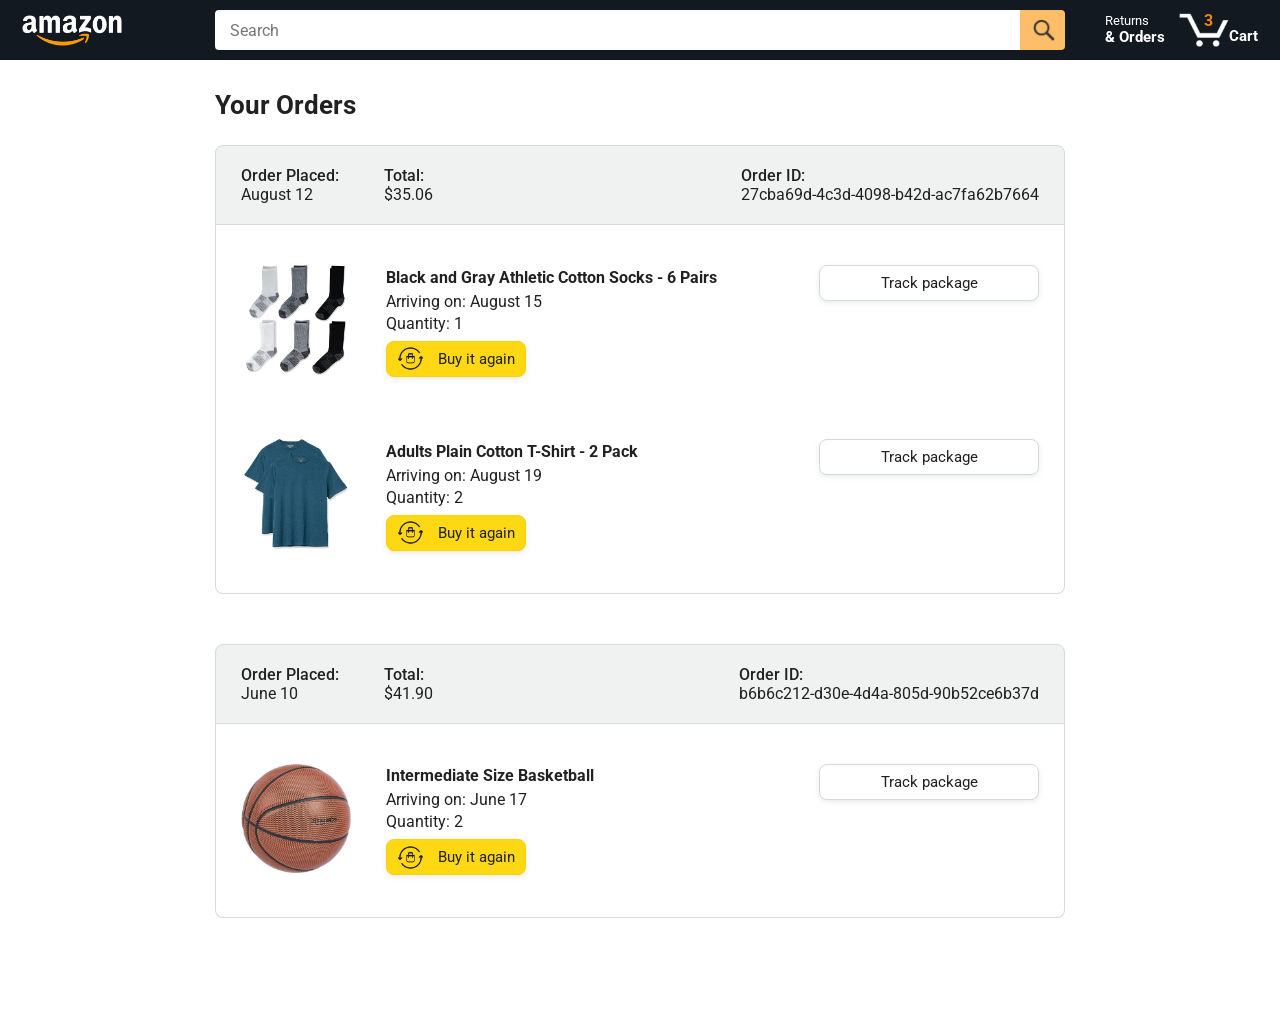
<file: orders.html>
<!doctype html>
<html>
  <head>
    <title>Orders</title>

    <!-- This code is needed for responsive design to work.
      (Responsive design = make the website look good on
      smaller screen sizes like a phone or a tablet). -->
    <meta name="viewport" content="width=device-width, initial-scale=1" />

    <!-- Load a font called Roboto from Google Fonts. -->
    <link rel="preconnect" href="https://fonts.googleapis.com" />
    <link rel="preconnect" href="https://fonts.gstatic.com" crossorigin />
    <link
      href="https://fonts.googleapis.com/css2?family=Roboto:wght@400;500;700&display=swap"
      rel="stylesheet"
    />

    <!-- Here are the CSS files for this page. -->
    <link rel="stylesheet" href="styles/shared/general.css" />
    <link rel="stylesheet" href="styles/shared/amazon-header.css" />
    <link rel="stylesheet" href="styles/pages/orders.css" />
  </head>
  <body>
    <div class="amazon-header">
      <div class="amazon-header-left-section">
        <a href="index.html" class="header-link">
          <img class="amazon-logo" src="images/amazon-logo-white.png" />
          <img
            class="amazon-mobile-logo"
            src="images/amazon-mobile-logo-white.png"
          />
        </a>
      </div>

      <div class="amazon-header-middle-section">
        <input class="search-bar" type="text" placeholder="Search" />

        <button class="search-button">
          <img class="search-icon" src="images/icons/search-icon.png" />
        </button>
      </div>

      <div class="amazon-header-right-section">
        <a class="orders-link header-link" href="orders.html">
          <span class="returns-text">Returns</span>
          <span class="orders-text">& Orders</span>
        </a>

        <a class="cart-link header-link" href="checkout.html">
          <img class="cart-icon" src="images/icons/cart-icon.png" />
          <div class="cart-quantity">3</div>
          <div class="cart-text">Cart</div>
        </a>
      </div>
    </div>

    <div class="main">
      <div class="page-title">Your Orders</div>

      <div class="orders-grid">
        <div class="order-container">
          <div class="order-header">
            <div class="order-header-left-section">
              <div class="order-date">
                <div class="order-header-label">Order Placed:</div>
                <div>August 12</div>
              </div>
              <div class="order-total">
                <div class="order-header-label">Total:</div>
                <div>$35.06</div>
              </div>
            </div>

            <div class="order-header-right-section">
              <div class="order-header-label">Order ID:</div>
              <div>27cba69d-4c3d-4098-b42d-ac7fa62b7664</div>
            </div>
          </div>

          <div class="order-details-grid">
            <div class="product-image-container">
              <img src="images/products/athletic-cotton-socks-6-pairs.jpg" />
            </div>

            <div class="product-details">
              <div class="product-name">
                Black and Gray Athletic Cotton Socks - 6 Pairs
              </div>
              <div class="product-delivery-date">Arriving on: August 15</div>
              <div class="product-quantity">Quantity: 1</div>
              <button class="buy-again-button button-primary">
                <img class="buy-again-icon" src="images/icons/buy-again.png" />
                <span class="buy-again-message">Buy it again</span>
              </button>
            </div>

            <div class="product-actions">
              <a href="tracking.html">
                <button class="track-package-button button-secondary">
                  Track package
                </button>
              </a>
            </div>

            <div class="product-image-container">
              <img
                src="images/products/adults-plain-cotton-tshirt-2-pack-teal.jpg"
              />
            </div>

            <div class="product-details">
              <div class="product-name">
                Adults Plain Cotton T-Shirt - 2 Pack
              </div>
              <div class="product-delivery-date">Arriving on: August 19</div>
              <div class="product-quantity">Quantity: 2</div>
              <button class="buy-again-button button-primary">
                <img class="buy-again-icon" src="images/icons/buy-again.png" />
                <span class="buy-again-message">Buy it again</span>
              </button>
            </div>

            <div class="product-actions">
              <a href="tracking.html">
                <button class="track-package-button button-secondary">
                  Track package
                </button>
              </a>
            </div>
          </div>
        </div>

        <div class="order-container">
          <div class="order-header">
            <div class="order-header-left-section">
              <div class="order-date">
                <div class="order-header-label">Order Placed:</div>
                <div>June 10</div>
              </div>
              <div class="order-total">
                <div class="order-header-label">Total:</div>
                <div>$41.90</div>
              </div>
            </div>

            <div class="order-header-right-section">
              <div class="order-header-label">Order ID:</div>
              <div>b6b6c212-d30e-4d4a-805d-90b52ce6b37d</div>
            </div>
          </div>

          <div class="order-details-grid">
            <div class="product-image-container">
              <img
                src="images/products/intermediate-composite-basketball.jpg"
              />
            </div>

            <div class="product-details">
              <div class="product-name">Intermediate Size Basketball</div>
              <div class="product-delivery-date">Arriving on: June 17</div>
              <div class="product-quantity">Quantity: 2</div>
              <button class="buy-again-button button-primary">
                <img class="buy-again-icon" src="images/icons/buy-again.png" />
                <span class="buy-again-message">Buy it again</span>
              </button>
            </div>

            <div class="product-actions">
              <a href="tracking.html">
                <button class="track-package-button button-secondary">
                  Track package
                </button>
              </a>
            </div>
          </div>
        </div>
      </div>
    </div>
  </body>
</html>
</file>
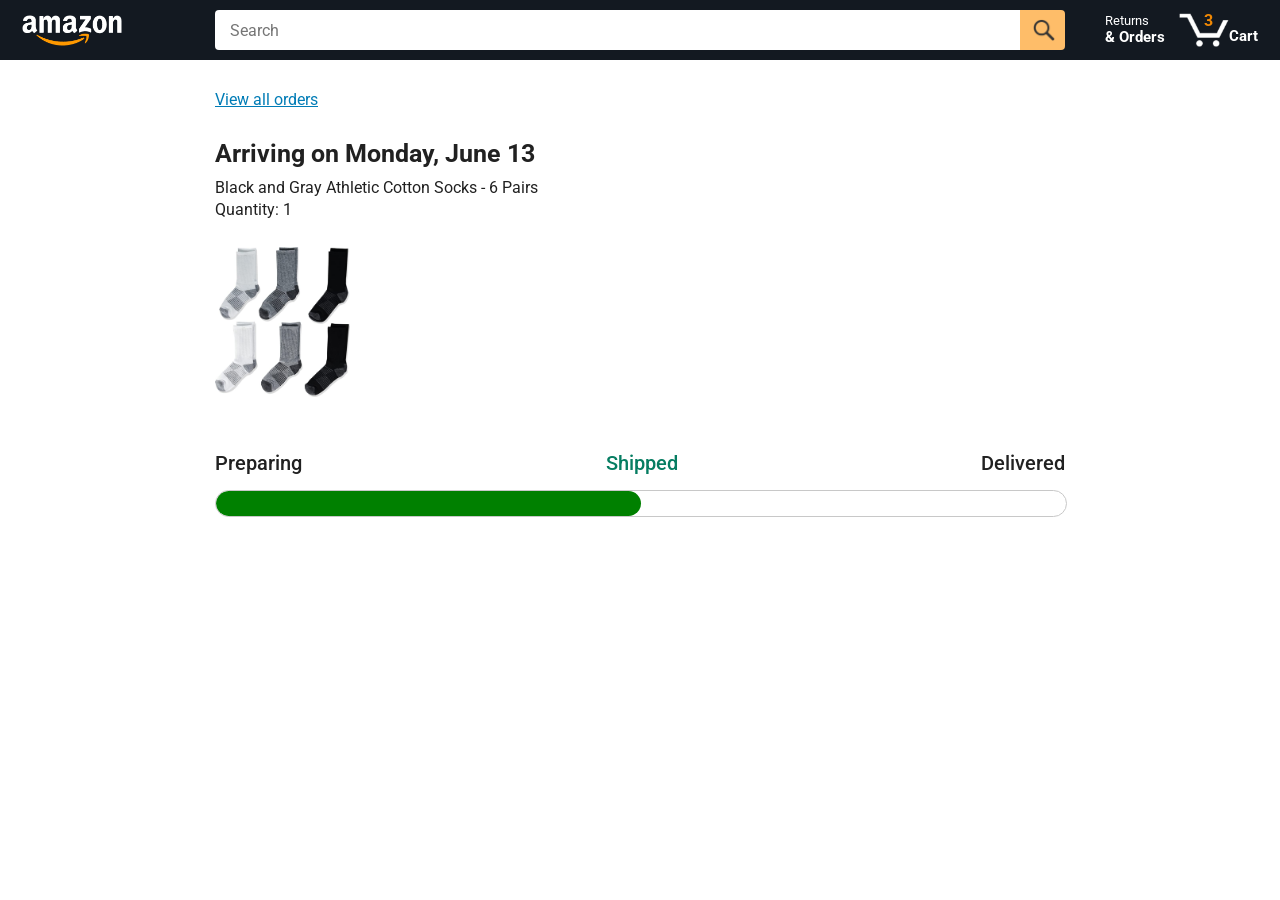
<file: tracking.html>
<!doctype html>
<html>
  <head>
    <title>Tracking</title>

    <!-- This code is needed for responsive design to work.
      (Responsive design = make the website look good on
      smaller screen sizes like a phone or a tablet). -->
    <meta name="viewport" content="width=device-width, initial-scale=1" />

    <!-- Load a font called Roboto from Google Fonts. -->
    <link rel="preconnect" href="https://fonts.googleapis.com" />
    <link rel="preconnect" href="https://fonts.gstatic.com" crossorigin />
    <link
      href="https://fonts.googleapis.com/css2?family=Roboto:wght@400;500;700&display=swap"
      rel="stylesheet"
    />

    <!-- Here are the CSS files for this page. -->
    <link rel="stylesheet" href="styles/shared/general.css" />
    <link rel="stylesheet" href="styles/shared/amazon-header.css" />
    <link rel="stylesheet" href="styles/pages/tracking.css" />
  </head>
  <body>
    <div class="amazon-header">
      <div class="amazon-header-left-section">
        <a href="index.html" class="header-link">
          <img class="amazon-logo" src="images/amazon-logo-white.png" />
          <img
            class="amazon-mobile-logo"
            src="images/amazon-mobile-logo-white.png"
          />
        </a>
      </div>

      <div class="amazon-header-middle-section">
        <input class="search-bar" type="text" placeholder="Search" />

        <button class="search-button">
          <img class="search-icon" src="images/icons/search-icon.png" />
        </button>
      </div>

      <div class="amazon-header-right-section">
        <a class="orders-link header-link" href="orders.html">
          <span class="returns-text">Returns</span>
          <span class="orders-text">& Orders</span>
        </a>

        <a class="cart-link header-link" href="checkout.html">
          <img class="cart-icon" src="images/icons/cart-icon.png" />
          <div class="cart-quantity">3</div>
          <div class="cart-text">Cart</div>
        </a>
      </div>
    </div>

    <div class="main">
      <div class="order-tracking">
        <a class="back-to-orders-link link-primary" href="orders.html">
          View all orders
        </a>

        <div class="delivery-date">Arriving on Monday, June 13</div>

        <div class="product-info">
          Black and Gray Athletic Cotton Socks - 6 Pairs
        </div>

        <div class="product-info">Quantity: 1</div>

        <img
          class="product-image"
          src="images/products/athletic-cotton-socks-6-pairs.jpg"
        />

        <div class="progress-labels-container">
          <div class="progress-label">Preparing</div>
          <div class="progress-label current-status">Shipped</div>
          <div class="progress-label">Delivered</div>
        </div>

        <div class="progress-bar-container">
          <div class="progress-bar"></div>
        </div>
      </div>
    </div>
  </body>
</html>
</file>
<file: styles/shared/general.css>
body {
  font-family: Roboto, Arial;
  color: rgb(33, 33, 33);
  /* The <body> element has a default margin of 8px
     on all sides. This removes the default margins. */
  margin: 0;
}

/* <p> elements have a default margin on the top
   and bottom. This removes the default margins. */
p {
  margin: 0;
}

button {
  cursor: pointer;
}

select {
  cursor: pointer;
}

input, select, button {
  font-family: Roboto, Arial;
}

.button-primary {
  color: rgb(33, 33, 33);
  background-color: rgb(255, 216, 20);
  border: 1px solid rgb(252, 210, 0);
  border-radius: 8px;
  cursor: pointer;
  box-shadow: 0 2px 5px rgba(213, 217, 217, 0.5);
}

.button-primary:hover {
  background-color: rgb(247, 202, 0);
  border: 1px solid rgb(242, 194, 0);
}

.button-primary:active {
  background: rgb(255, 216, 20);
  border-color: rgb(252, 210, 0);
  box-shadow: none;
}

.button-secondary {
  color: rgb(33, 33, 33);
  background: white;
  border: 1px solid rgb(213, 217, 217);
  border-radius: 8px;
  cursor: pointer;
  box-shadow: 0 2px 5px rgba(213, 217, 217, 0.5);
}

.button-secondary:hover {
  background-color: rgb(247, 250, 250);
}

.button-secondary:active {
  background-color: rgb(237, 253, 255);
  box-shadow: none;
}

/* These styles will limit text to 2 lines. Anything
   beyond 2 lines will be replaced with "..."
   You can find this code by using an A.I. tool or by
   searching in Google.
   https://css-tricks.com/almanac/properties/l/line-clamp/ */
.limit-text-to-2-lines {
  display: -webkit-box;
  -webkit-line-clamp: 2;
  -webkit-box-orient: vertical;
  overflow: hidden;
}

.link-primary {
  color: rgb(1, 124, 182);
  cursor: pointer;
}

.link-primary:hover {
  color: rgb(196, 80, 0);
}

/* Styles for dropdown selectors. */
select {
  color: rgb(33, 33, 33);
  background-color: rgb(240, 240, 240);
  border: 1px solid rgb(213, 217, 217);
  border-radius: 8px;
  padding: 3px 5px;
  font-size: 15px;
  cursor: pointer;
  box-shadow: 0 2px 5px rgba(213, 217, 217, 0.5);
}

select:focus,
input:focus {
  outline: 2px solid rgb(255, 153, 0);
}
</file>
<file: styles/shared/amazon-header.css>
.amazon-header {
  background-color: rgb(19, 25, 33);
  color: white;
  padding-left: 15px;
  padding-right: 15px;

  display: flex;
  align-items: center;
  justify-content: space-between;

  position: fixed;
  top: 0;
  left: 0;
  right: 0;
  height: 60px;
}

.amazon-header-left-section {
  width: 180px;
}

@media (max-width: 800px) {
  .amazon-header-left-section {
    width: unset;
  }
}

.header-link {
  display: inline-block;
  padding: 6px;
  border-radius: 2px;
  cursor: pointer;
  text-decoration: none;
  border: 1px solid rgba(0, 0, 0, 0);
}

.header-link:hover {
  border: 1px solid white;
}

.amazon-logo {
  width: 100px;
  margin-top: 5px;
}

.amazon-mobile-logo {
  display: none;
}

@media (max-width: 575px) {
  .amazon-logo {
    display: none;
  }

  .amazon-mobile-logo {
    display: block;
    height: 35px;
    margin-top: 5px;
  }
}

.amazon-header-middle-section {
  flex: 1;
  max-width: 850px;
  margin-left: 10px;
  margin-right: 10px;
  display: flex;
}

.search-bar {
  flex: 1;
  width: 0;
  font-size: 16px;
  height: 38px;
  padding-left: 15px;
  border: none;
  border-top-left-radius: 4px;
  border-bottom-left-radius: 4px;
  border-top-right-radius: 0;
  border-bottom-right-radius: 0;
}

.search-button {
  background-color: rgb(254, 189, 105);
  border: none;
  width: 45px;
  height: 40px;
  border-top-right-radius: 4px;
  border-bottom-right-radius: 4px;
  flex-shrink: 0;
}

.search-icon {
  height: 22px;
  margin-left: 2px;
  margin-top: 3px;
}

.amazon-header-right-section {
  width: 180px;
  flex-shrink: 0;
  display: flex;
  justify-content: end;
}

.orders-link {
  color: white;
}

.returns-text {
  display: block;
  font-size: 13px;
}

.orders-text {
  display: block;
  font-size: 15px;
  font-weight: 700;
}

.cart-link {
  color: white;
  display: flex;
  align-items: center;
  position: relative;
}

.cart-icon {
  width: 50px;
}

.cart-text {
  margin-top: 12px;
  font-size: 15px;
  font-weight: 700;
}

.cart-quantity {
  color: rgb(240, 136, 4);
  font-size: 16px;
  font-weight: 700;

  position: absolute;
  top: 4px;
  left: 22px;
  
  width: 26px;
  text-align: center;
}
</file>
<file: styles/pages/orders.css>
.main {
  max-width: 850px;
  margin-top: 90px;
  margin-bottom: 100px;
  padding-left: 20px;
  padding-right: 20px;

  /* margin-left: auto;
     margin-right auto;
     Is a trick for centering an element horizontally
     without needing a container. */
  margin-left: auto;
  margin-right: auto;
}

.page-title {
  font-weight: 700;
  font-size: 26px;
  margin-bottom: 25px;
}

.orders-grid {
  display: grid;
  grid-template-columns: 1fr;
  row-gap: 50px;
}

.order-header {
  background-color: rgb(240, 242, 242);
  border: 1px solid rgb(213, 217, 217);

  display: flex;
  align-items: center;
  justify-content: space-between;

  padding: 20px 25px;
  border-top-left-radius: 8px;
  border-top-right-radius: 8px;
}

.order-header-left-section {
  display: flex;
  flex-shrink: 0;
}

.order-header-label {
  font-weight: 500;
}

.order-date,
.order-total {
  margin-right: 45px;
}

.order-header-right-section {
  flex-shrink: 1;
}

@media (max-width: 575px) {
  .order-header {
    flex-direction: column;
    align-items: start;
    line-height: 23px;
    padding: 15px;
  }

  .order-header-left-section {
    flex-direction: column;
  }

  .order-header-label {
    margin-right: 5px;
  }

  .order-date,
  .order-total {
    display: grid;
    grid-template-columns: auto 1fr;
    margin-right: 0;
  }

  .order-header-right-section {
    display: grid;
    grid-template-columns: auto 1fr;
  }
}

.order-details-grid {
  padding: 40px 25px;
  border: 1px solid rgb(213, 217, 217);
  border-top: none;
  border-bottom-left-radius: 8px;
  border-bottom-right-radius: 8px;

  display: grid;
  grid-template-columns: 110px 1fr 220px;
  column-gap: 35px;
  row-gap: 60px;
  align-items: center;
}

@media (max-width: 800px) {
  .order-details-grid {
    grid-template-columns: 110px 1fr;
    row-gap: 0;
    padding-bottom: 8px;
  }
}

@media (max-width: 450px) {
  .order-details-grid {
    grid-template-columns: 1fr;
  }
}

.product-image-container {
  text-align: center;
}

.product-image-container img {
  max-width: 110px;
  max-height: 110px;
}

.product-name {
  font-weight: 700;
  margin-bottom: 5px;
}

.product-delivery-date {
  margin-bottom: 3px;
}

.product-quantity {
  margin-bottom: 8px;
}

.buy-again-button {
  font-size: 15px;
  width: 140px;
  height: 36px;
  border-radius: 8px;

  display: flex;
  align-items: center;
  justify-content: center;
}

.buy-again-icon {
  width: 25px;
  margin-right: 15px;
}

.product-actions {
  align-self: start;
}

.track-package-button {
  width: 100%;
  font-size: 15px;
  padding: 8px;
}

@media (max-width: 800px) {
  .buy-again-button {
    margin-bottom: 10px;
  }

  .product-actions {
    /* grid-column: 2 means this element will be placed
       in column 2 in the grid. (Normally, the column that
       an element is placed in is determined by the order
       of the elements in the HTML. grid-column overrides
       this default ordering). */
    grid-column: 2;
    margin-bottom: 30px;
  }

  .track-package-button {
    width: 140px;
  }
}

@media (max-width: 450px) {
  .product-image-container {
    text-align: center;
    margin-bottom: 25px;
  }

  .product-image-container img {
    max-width: 150px;
    max-height: 150px;
  }

  .product-name {
    margin-bottom: 10px;
  }

  .product-quantity {
    margin-bottom: 15px;
  }

  .buy-again-button {
    width: 100%;
    margin-bottom: 15px;
  }

  .product-actions {
    /* grid-column: auto; undos grid-column: 2; from above.
       This element will now be placed in its normal column
       in the grid. */
    grid-column: auto;
    margin-bottom: 70px;
  }

  .track-package-button {
    width: 100%;
    padding: 12px;
  }
}
</file>
<file: styles/pages/tracking.css>
.main {
  max-width: 850px;
  margin-top: 90px;
  margin-bottom: 100px;
  padding-left: 30px;
  padding-right: 30px;

  /* margin-left: auto;
     margin-right auto;
     Is a trick for centering an element horizontally
     without needing a container. */
  margin-left: auto;
  margin-right: auto;
}

.back-to-orders-link {
  display: inline-block;
  margin-bottom: 30px;
}

.delivery-date {
  font-size: 25px;
  font-weight: 700;
  margin-bottom: 10px;
}

.product-info {
  margin-bottom: 3px;
}

.product-image {
  max-width: 150px;
  max-height: 150px;
  margin-top: 25px;
  margin-bottom: 50px;
}

.progress-labels-container {
  display: flex;
  justify-content: space-between;
  font-size: 20px;
  font-weight: 500;
  margin-bottom: 15px;
}

.current-status {
  color: rgb(6, 125, 98);
}

@media (max-width: 575px) {
  .progress-labels-container {
    font-size: 16px;
  }
}

@media (max-width: 450px) {
  .progress-labels-container {
    flex-direction: column;
    margin-bottom: 5px;
  }

  .progress-label {
    margin-bottom: 3px;
  }
}

.progress-bar-container {
  height: 25px;
  width: 100%;

  border: 1px solid rgb(200, 200, 200);
  border-radius: 50px;
  overflow: hidden;
}

.progress-bar {
  height: 100%;
  background-color: green;
  border-radius: 50px;
  width: 50%;
}
</file>
